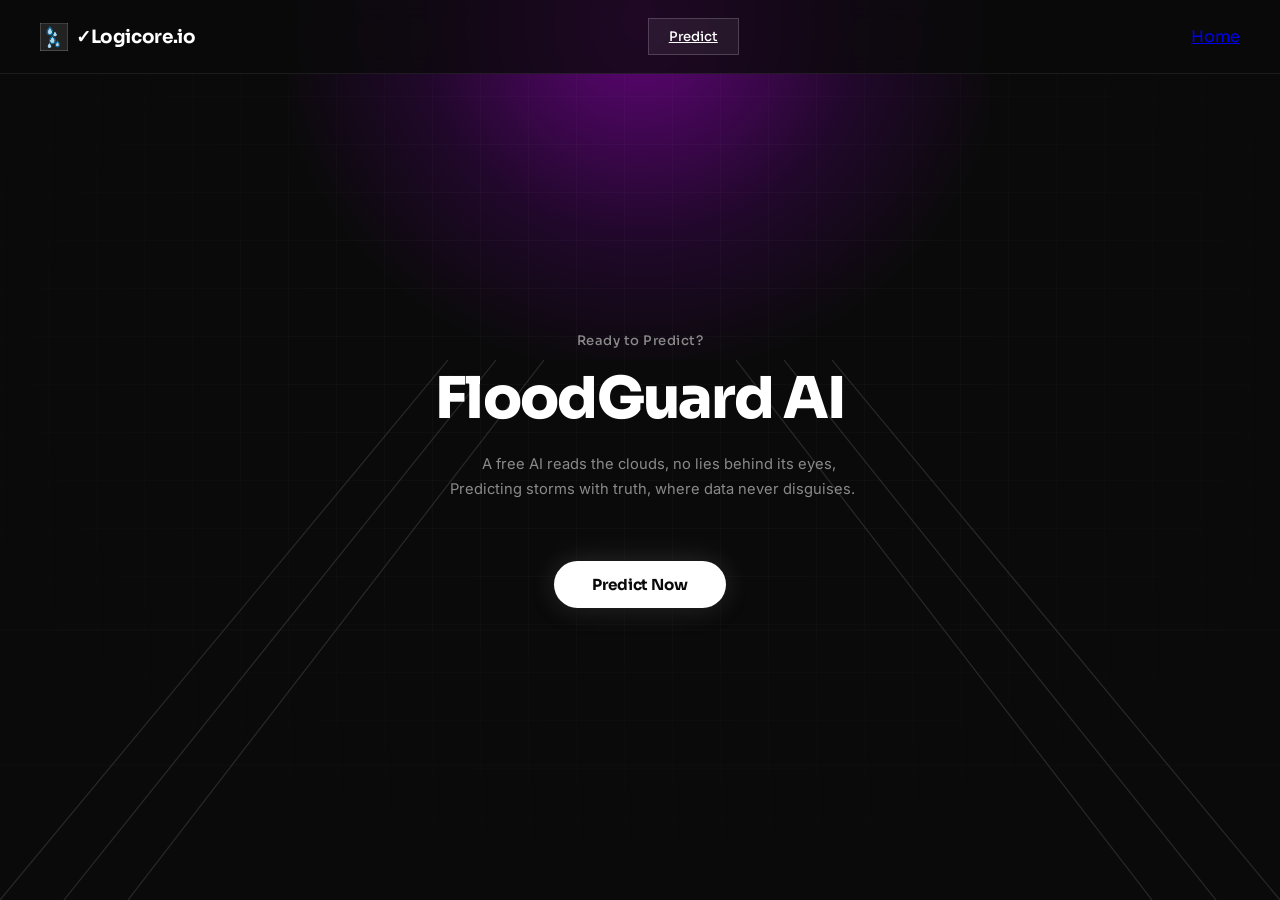
<file: index.html>
<!DOCTYPE html>
<html lang="en">
<head>
  <meta charset="UTF-8" />
  <meta name="viewport" content="width=device-width, initial-scale=1.0"/>
  <title>Voost.io</title>
  <link href="https://fonts.googleapis.com/css2?family=Sora:wght@400;600;700;800&family=Inter:wght@400;500&display=swap" rel="stylesheet"/>
  <link rel="stylesheet" href="style.css"/>
</head>
<body>
 
  <!-- ═══════════════════════════════════════════
       NAVBAR
  ═══════════════════════════════════════════ -->
  <nav>
    <div class="nav-logo">
      
      <img src="Capture.PNG" alt="Logo" /> 
      
      <span class="nav-logo-text">
        
        &#10003;Logicore.io
      </span>
    </div>
 
    <a href="index.html" id="Home" >
      
      Predict
    </a>
    <a href="index.html"  >
      
      Home
    </a>
  </nav>
 
  <!-- ═══════════════════════════════════════════
       HERO SECTION
  ═══════════════════════════════════════════ -->
  <section class="hero">
 
    <!-- Dot/grid texture overlay -->
    <div class="hero-grid"></div>
 
    <!-- Decorative diagonal lines -->
    <div class="hero-lines">
      <svg viewBox="0 0 800 400" preserveAspectRatio="none" xmlns="http://www.w3.org/2000/svg">
        <!-- Left diagonal lines -->
        <line x1="0"   y1="400" x2="280" y2="0"   stroke="white" stroke-width="0.8"/>
        <line x1="40"  y1="400" x2="310" y2="0"   stroke="white" stroke-width="0.8"/>
        <line x1="80"  y1="400" x2="340" y2="0"   stroke="white" stroke-width="0.8"/>
        <!-- Right diagonal lines -->
        <line x1="800" y1="400" x2="520" y2="0"   stroke="white" stroke-width="0.8"/>
        <line x1="760" y1="400" x2="490" y2="0"   stroke="white" stroke-width="0.8"/>
        <line x1="720" y1="400" x2="460" y2="0"   stroke="white" stroke-width="0.8"/>
        <!-- Horizontal subtle lines -->
        <line x1="0"   y1="200" x2="800" y2="200" stroke="white" stroke-width="0.4" opacity="0.4"/>
        <line x1="0"   y1="300" x2="800" y2="300" stroke="white" stroke-width="0.4" opacity="0.3"/>
      </svg>
    </div>
 
    <div class="hero-content">
 
      <!-- EYEBROW TEXT: "Ready to Scale?" -->
      <p class="hero-eyebrow">Ready to Predict?</p>
 
      <!-- HEADLINE TEXT: "The fastest way to see your growth blind spots" -->
      <h1 class="hero-headline">
        FloodGuard AI<br>
        
      </h1>
 
      <!-- SUBTEXT: "Free audit that shows you who to target, how to position and the next 3 moves to grow revenue." -->
      <pre class="hero-sub">
        A free AI reads the clouds, no lies behind its eyes,
Predicting storms with truth, where data never disguises.
      </pre>
 
      <!-- CTA BUTTON TEXT: "Start Now" -->
      <button class="btn-cta">Predict Now</button>
 
    </div>
  </section>
</body>
</html>
</file>
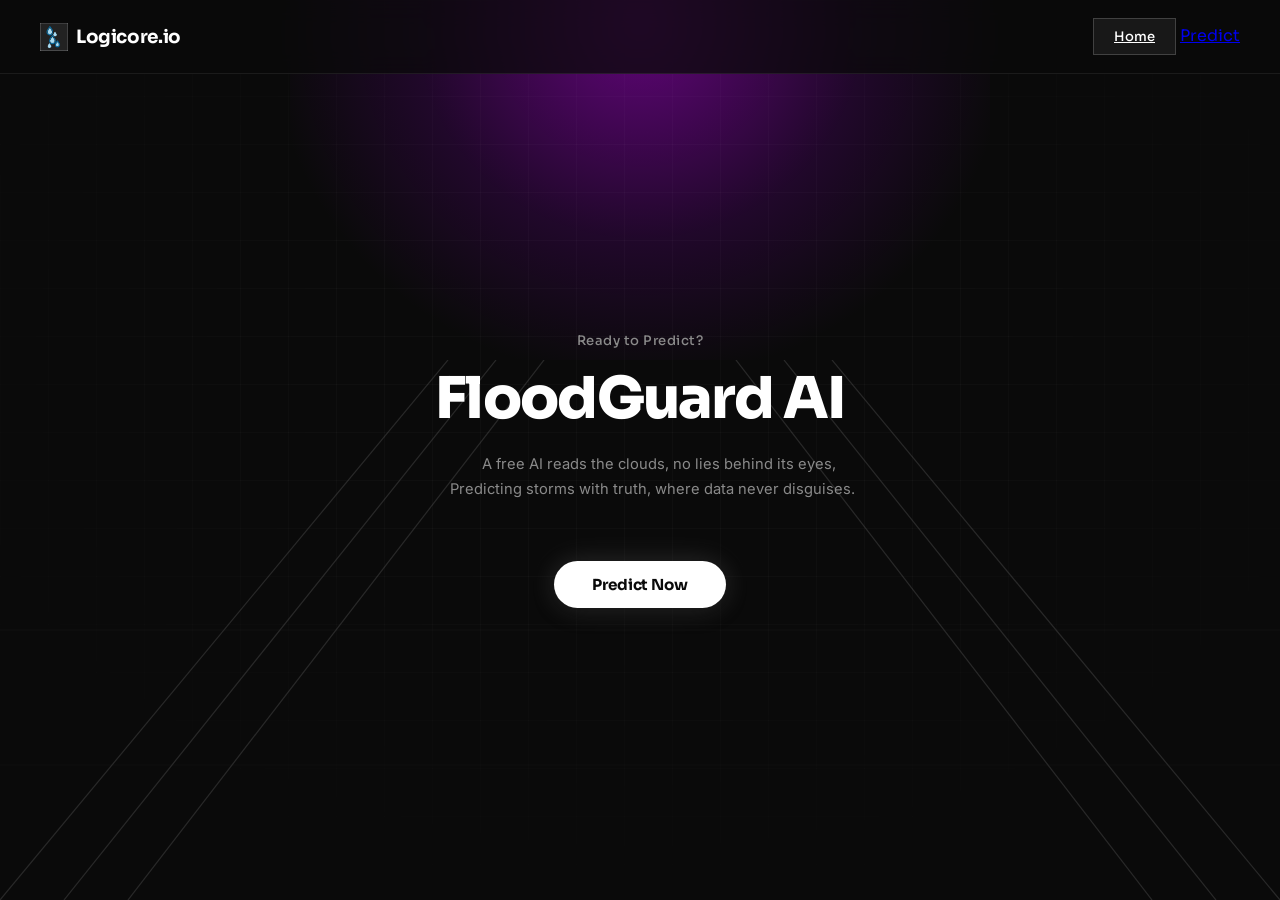
<file: Home.html>
<!DOCTYPE html>
<html lang="en">
<head>
  <meta charset="UTF-8" />
  <meta name="viewport" content="width=device-width, initial-scale=1.0"/>
  <title>Logicore</title>
  <link href="https://fonts.googleapis.com/css2?family=Sora:wght@400;600;700;800&family=Inter:wght@400;500&display=swap" rel="stylesheet"/>
  <link rel="stylesheet" href="Home.css"/>
</head>
<body>
 
  <!-- ═══════════════════════════════════════════
       NAVBAR
  ═══════════════════════════════════════════ -->
  <nav>
  <div class="nav-logo">
    <img src="Capture.PNG" alt="Logo" />
    <span class="nav-logo-text">Logicore.io</span>
  </div>

  <div class="nav-links">
    <a href="Home.html" id="Home">Home</a>
    <a href="Predict.html" id="Predict">Predict</a>
  </div>
</nav>
 
  <!-- ═══════════════════════════════════════════
       HERO SECTION
  ═══════════════════════════════════════════ -->
  <section class="hero">
 
    <!-- Dot/grid texture overlay -->
    <div class="hero-grid"></div>
 
    <!-- Decorative diagonal lines -->
    <div class="hero-lines">
      <svg viewBox="0 0 800 400" preserveAspectRatio="none" xmlns="http://www.w3.org/2000/svg">
        <!-- Left diagonal lines -->
        <line x1="0"   y1="400" x2="280" y2="0"   stroke="white" stroke-width="0.8"/>
        <line x1="40"  y1="400" x2="310" y2="0"   stroke="white" stroke-width="0.8"/>
        <line x1="80"  y1="400" x2="340" y2="0"   stroke="white" stroke-width="0.8"/>
        <!-- Right diagonal lines -->
        <line x1="800" y1="400" x2="520" y2="0"   stroke="white" stroke-width="0.8"/>
        <line x1="760" y1="400" x2="490" y2="0"   stroke="white" stroke-width="0.8"/>
        <line x1="720" y1="400" x2="460" y2="0"   stroke="white" stroke-width="0.8"/>
        <!-- Horizontal subtle lines -->
        <line x1="0"   y1="200" x2="800" y2="200" stroke="white" stroke-width="0.4" opacity="0.4"/>
        <line x1="0"   y1="300" x2="800" y2="300" stroke="white" stroke-width="0.4" opacity="0.3"/>
      </svg>
    </div>
 
    <div class="hero-content">
 
      <!-- EYEBROW TEXT: "Ready to Scale?" -->
      <p class="hero-eyebrow">Ready to Predict?</p>
 
      <!-- HEADLINE TEXT: "The fastest way to see your growth blind spots" -->
      <h1 class="hero-headline">
        FloodGuard AI<br>
        
      </h1>
 
      <!-- SUBTEXT: "Free audit that shows you who to target, how to position and the next 3 moves to grow revenue." -->
      <pre class="hero-sub">
        A free AI reads the clouds, no lies behind its eyes,
Predicting storms with truth, where data never disguises.
      </pre>
 
      <!-- CTA BUTTON TEXT: "Start Now" -->
      <a href="Predict.html"><button class="btn-cta">Predict Now</button></a>
      
 
    </div>
  </section>
</body>
</html>
</file>
<file: style.css>
/* =====================================================
   style.css — Voost.io Landing Page
   =====================================================
   SECTIONS:
   1. Reset & CSS Variables
   2. Base / Body
   3. Navbar
   4. Hero Section
   5. Hero Decorations (grid, glow, lines)
   6. Hero Content (eyebrow, headline, sub, CTA)
   7. Cards Section
   8. Card — Time Stat (60 seconds)
   9. Card — Boost Revenue
   10. Network Diagram
   11. Animations
   12. Responsive
===================================================== */


/* ─────────────────────────────────────────────────────
   1. RESET & CSS VARIABLES
───────────────────────────────────────────────────── */
*, *::before, *::after {
  box-sizing: border-box;
  margin: 0;
  padding: 0;
}

:root {
  --bg:         #0a0a0a;
  --card-bg:    #111111;
  --card-bg2:   #131313;
  --border:     rgba(255, 255, 255, 0.07);
  --accent:     #d946ef;
  --accent2:    #a21caf;
  --text-main:  #ffffff;
  --text-muted: #8a8a8a;
  --glow:       rgba(217, 70, 239, 0.55);
}


/* ─────────────────────────────────────────────────────
   2. BASE / BODY
───────────────────────────────────────────────────── */
html, body {
  background: var(--bg);
  color: var(--text-main);
  font-family: 'Sora', sans-serif;
  min-height: 100vh;
  overflow-x: hidden;
}


/* ─────────────────────────────────────────────────────
   3. NAVBAR
───────────────────────────────────────────────────── */
nav {
  position: fixed;
  top: 0;
  left: 0;
  right: 0;
  z-index: 100;
  display: flex;
  align-items: center;
  justify-content: space-between;
  padding: 18px 40px;
  background: rgba(10, 10, 10, 0.75);
  backdrop-filter: blur(12px);
  border-bottom: 1px solid var(--border);
}

/* LOGO — replace img src with your own logo file */
.nav-logo {
  display: flex;
  align-items: center;
  gap: 8px;
 
}

.nav-logo img {
  height: 28px;
}

/* Text fallback if no logo image is used */
.nav-logo-text {
  font-size: 1.15rem;
  font-weight: 700;
  letter-spacing: -0.02em;
  color: var(--text-main);
}


#Home {
  display: inline-flex;
  align-items: center;
  gap: 7px;
  padding: 9px 20px;
  
  border: 1px solid rgba(255, 255, 255, 0.18);
  background: rgba(255, 255, 255, 0.06);
  color: var(--text-main);
  font-family: 'Sora', sans-serif;
  font-size: 0.82rem;
  font-weight: 500;
  cursor: pointer;
  transition: background 0.2s, border-color 0.2s;
}

.btn-book:hover {
  background: rgba(255, 255, 255, 0.12);
  border-color: rgba(255, 255, 255, 0.3);
}

.btn-book svg {
  opacity: 0.75;
}


/* ─────────────────────────────────────────────────────
   4. HERO SECTION
───────────────────────────────────────────────────── */
.hero {
  position: relative;
  min-height: 100vh;
  display: flex;
  flex-direction: column;
  align-items: center;
  justify-content: center;
  text-align: center;
  padding: 120px 24px 80px;
  overflow: hidden;
}


/* ─────────────────────────────────────────────────────
   5. HERO DECORATIONS (glow, grid, diagonal lines)
───────────────────────────────────────────────────── */

/* Purple radial glow at top-center */
.hero::before {
  content: '';
  position: absolute;
  top: -60px;
  left: 50%;
  transform: translateX(-50%);
  width: 700px;
  height: 420px;
  background: radial-gradient(
    ellipse at 50% 20%,
    rgba(168, 0, 212, 0.55) 0%,
    rgba(100, 0, 140, 0.25) 45%,
    transparent 75%
  );
  pointer-events: none;
  z-index: 0;
}

/* Subtle dot/grid texture overlay */
.hero-grid {
  position: absolute;
  inset: 0;
  background-image:
    linear-gradient(rgba(255, 255, 255, 0.025) 1px, transparent 1px),
    linear-gradient(90deg, rgba(255, 255, 255, 0.025) 1px, transparent 1px);
  background-size: 48px 48px;
  mask-image: radial-gradient(ellipse 80% 80% at 50% 40%, black 30%, transparent 80%);
  pointer-events: none;
  z-index: 0;
}

/* Diagonal decorative lines container */
.hero-lines {
  position: absolute;
  inset: 0;
  pointer-events: none;
  z-index: 0;
  overflow: hidden;
}

.hero-lines svg {
  position: absolute;
  bottom: 0;
  left: 0;
  width: 100%;
  height: 60%;
  opacity: 0.12;
}


/* ─────────────────────────────────────────────────────
   6. HERO CONTENT
───────────────────────────────────────────────────── */
.hero-content {
  position: relative;
  z-index: 1;
  max-width: 680px;
}

/* TEXT: "Ready to Scale?" */
.hero-eyebrow {
  font-size: 0.82rem;
  font-weight: 500;
  color: var(--text-muted);
  letter-spacing: 0.04em;
  margin-bottom: 18px;
}

/* TEXT: "The fastest way to see your growth blind spots" */
.hero-headline {
  font-size: clamp(2.2rem, 5vw, 3.6rem);
  font-weight: 800;
  line-height: 1.1;
  letter-spacing: -0.03em;
  color: var(--text-main);
  margin-bottom: 22px;
}

/* Pink accent word — TEXT: "growth" */
.hero-headline .accent {
  color: var(--accent);
}

/* TEXT: "Free audit that shows you who to target..." */
.hero-sub {
  font-size: 0.92rem;
  font-weight: 400;
  color: var(--text-muted);
  line-height: 1.65;
  max-width: 380px;
  margin: 0 auto 36px;
  font-family: 'Inter', sans-serif;
}

/* CTA button — TEXT: "Start Now" */
.btn-cta {
  display: inline-block;
  padding: 14px 38px;
  border-radius: 999px;
  background: #ffffff;
  color: #0a0a0a;
  font-family: 'Sora', sans-serif;
  font-size: 0.95rem;
  font-weight: 700;
  letter-spacing: -0.01em;
  cursor: pointer;
  border: none;
  box-shadow:
    0 0 30px rgba(255, 255, 255, 0.15),
    0 4px 20px rgba(0, 0, 0, 0.4);
  transition: transform 0.18s, box-shadow 0.18s;
}

.btn-cta:hover {
  transform: translateY(-2px);
  box-shadow:
    0 0 45px rgba(255, 255, 255, 0.22),
    0 8px 28px rgba(0, 0, 0, 0.5);
}


/* ─────────────────────────────────────────────────────
   7. CARDS SECTION
───────────────────────────────────────────────────── */
.cards-section {
  display: grid;
  grid-template-columns: 1fr 1fr;
  gap: 16px;
  max-width: 860px;
  margin: 0 auto;
  padding: 0 24px 80px;
}

/* Shared card base */
.card {
  background: var(--card-bg);
  border: 1px solid var(--border);
  border-radius: 18px;
  padding: 36px 32px;
  overflow: hidden;
  position: relative;
}


/* ─────────────────────────────────────────────────────
   8. CARD — TIME STAT ("60 seconds")
───────────────────────────────────────────────────── */
.card-time {
  display: flex;
  flex-direction: column;
  align-items: flex-start;
  gap: 16px;
}

/* TEXT: "60 seconds" */
.card-time .stat {
  font-size: 2.6rem;
  font-weight: 700;
  letter-spacing: -0.04em;
  color: var(--text-main);
}

/* TEXT: "to walk away with 3 growth plays you can act on today" */
.card-time .stat-sub {
  font-size: 0.85rem;
  color: var(--text-muted);
  font-family: 'Inter', sans-serif;
  line-height: 1.55;
  border-top: 1px solid var(--border);
  padding-top: 14px;
  width: 100%;
}

/* Dashed bracket decoration at bottom of card */
.bracket {
  position: absolute;
  bottom: 32px;
  left: 32px;
  right: 32px;
  height: 32px;
  border: 1px dashed rgba(255, 255, 255, 0.12);
  border-top: none;
  border-radius: 0 0 8px 8px;
  pointer-events: none;
}


/* ─────────────────────────────────────────────────────
   9. CARD — BOOST REVENUE
───────────────────────────────────────────────────── */
.card-boost {
  display: flex;
  flex-direction: column;
  gap: 10px;
}

/* TEXT: "Boost revenue without extra spend" */
.card-boost .card-title {
  font-size: 1rem;
  font-weight: 700;
  color: var(--text-main);
  letter-spacing: -0.01em;
}

/* TEXT: "Gaps you can close without extra headcount" */
.card-boost .card-desc {
  font-size: 0.82rem;
  color: var(--text-muted);
  font-family: 'Inter', sans-serif;
  line-height: 1.5;
  margin-bottom: 8px;
}


/* ─────────────────────────────────────────────────────
   10. NETWORK DIAGRAM (inside card-boost)
───────────────────────────────────────────────────── */
.network {
  position: relative;
  height: 90px;
  margin-top: 8px;
}

/* Shared node style */
.node {
  position: absolute;
  border-radius: 999px;
  background: #1d1d1d;
  border: 1px solid var(--border);
  display: flex;
  align-items: center;
  justify-content: center;
}

/* Icon circle nodes */
.node-icon {
  width: 38px;
  height: 38px;
}

.node-icon svg {
  opacity: 0.6;
}

/* TEXT: "Boost revenue" pill node */
.node-pill {
  padding: 8px 16px;
  font-size: 0.78rem;
  font-weight: 600;
  color: var(--text-main);
  background: #222;
  border: 1px solid rgba(255, 255, 255, 0.12);
  white-space: nowrap;
}

/* Connector lines between nodes */
.connector {
  position: absolute;
  background: rgba(255, 255, 255, 0.1);
  height: 1px;
  transform-origin: left center;
}

/* Node positions */
.n1    { top: 8px;    left: 20px; }
.n2    { top: 48px;   left: 0px;  }
.n3    { bottom: 4px; left: 36px; }
.npill { top: 26px;   left: 120px; }

/* Connector positions & angles */
.c1 { top: 27px; left: 58px; width: 68px; transform: rotate(-14deg); }
.c2 { top: 67px; left: 38px; width: 88px; transform: rotate(-28deg); }
.c3 { top: 80px; left: 74px; width: 50px; transform: rotate(-48deg); }


/* ─────────────────────────────────────────────────────
   11. ANIMATIONS
───────────────────────────────────────────────────── */
@keyframes fadeUp {
  from {
    opacity: 0;
    transform: translateY(28px);
  }
  to {
    opacity: 1;
    transform: translateY(0);
  }
}

.hero-eyebrow  { animation: fadeUp 0.6s ease both; animation-delay: 0.10s; }
.hero-headline { animation: fadeUp 0.6s ease both; animation-delay: 0.22s; }
.hero-sub      { animation: fadeUp 0.6s ease both; animation-delay: 0.34s; }
.btn-cta       { animation: fadeUp 0.6s ease both; animation-delay: 0.46s; }
.cards-section { animation: fadeUp 0.7s ease both; animation-delay: 0.60s; }


/* ─────────────────────────────────────────────────────
   12. RESPONSIVE
───────────────────────────────────────────────────── */
@media (max-width: 620px) {
  nav {
    padding: 14px 20px;
  }

  .cards-section {
    grid-template-columns: 1fr;
  }

  .hero {
    padding-top: 100px;
  }
}

/* Footer spacer */
footer {
  height: 40px;
}
</file>
<file: Home.css>
/* =====================================================
   style.css — Voost.io Landing Page
   =====================================================
   SECTIONS:
   1. Reset & CSS Variables
   2. Base / Body
   3. Navbar
   4. Hero Section
   5. Hero Decorations (grid, glow, lines)
   6. Hero Content (eyebrow, headline, sub, CTA)
   7. Cards Section
   8. Card — Time Stat (60 seconds)
   9. Card — Boost Revenue
   10. Network Diagram
   11. Animations
   12. Responsive
===================================================== */


/* ─────────────────────────────────────────────────────
   1. RESET & CSS VARIABLES
───────────────────────────────────────────────────── */
*, *::before, *::after {
  box-sizing: border-box;
  margin: 0;
  padding: 0;
}

:root {
  --bg:         #0a0a0a;
  --card-bg:    #111111;
  --card-bg2:   #131313;
  --border:     rgba(255, 255, 255, 0.07);
  --accent:     #d946ef;
  --accent2:    #a21caf;
  --text-main:  #ffffff;
  --text-muted: #8a8a8a;
  --glow:       rgba(217, 70, 239, 0.55);
}


/* ─────────────────────────────────────────────────────
   2. BASE / BODY
───────────────────────────────────────────────────── */
html, body {
  background: var(--bg);
  color: var(--text-main);
  font-family: 'Sora', sans-serif;
  min-height: 100vh;
  overflow-x: hidden;
}


/* ─────────────────────────────────────────────────────
   3. NAVBAR
───────────────────────────────────────────────────── */
nav {
  position: fixed;
  top: 0;
  left: 0;
  right: 0;
  z-index: 100;
  display: flex;
  align-items: center;
  justify-content: space-between;
  padding: 18px 40px;
  background: rgba(10, 10, 10, 0.75);
  backdrop-filter: blur(12px);
  border-bottom: 1px solid var(--border);
}

/* LOGO — replace img src with your own logo file */
.nav-logo {
  display: flex;
  align-items: center;
  gap: 8px;
 
}

.nav-logo img {
  height: 28px;
}

/* Text fallback if no logo image is used */
.nav-logo-text {
  font-size: 1.15rem;
  font-weight: 700;
  letter-spacing: -0.02em;
  color: var(--text-main);
}


#Home {
  display: inline-flex;
  align-items: center;
  gap: 7px;
  padding: 9px 20px;
  
  border: 1px solid rgba(255, 255, 255, 0.18);
  background: rgba(255, 255, 255, 0.06);
  color: var(--text-main);
  font-family: 'Sora', sans-serif;
  font-size: 0.82rem;
  font-weight: 500;
  cursor: pointer;
  transition: background 0.2s, border-color 0.2s;
}

.btn-book:hover {
  background: rgba(255, 255, 255, 0.12);
  border-color: rgba(255, 255, 255, 0.3);
}

.btn-book svg {
  opacity: 0.75;
}


/* ─────────────────────────────────────────────────────
   4. HERO SECTION
───────────────────────────────────────────────────── */
.hero {
  position: relative;
  min-height: 100vh;
  display: flex;
  flex-direction: column;
  align-items: center;
  justify-content: center;
  text-align: center;
  padding: 120px 24px 80px;
  overflow: hidden;
}


/* ─────────────────────────────────────────────────────
   5. HERO DECORATIONS (glow, grid, diagonal lines)
───────────────────────────────────────────────────── */

/* Purple radial glow at top-center */
.hero::before {
  content: '';
  position: absolute;
  top: -60px;
  left: 50%;
  transform: translateX(-50%);
  width: 700px;
  height: 420px;
  background: radial-gradient(
    ellipse at 50% 20%,
    rgba(168, 0, 212, 0.55) 0%,
    rgba(100, 0, 140, 0.25) 45%,
    transparent 75%
  );
  pointer-events: none;
  z-index: 0;
}

/* Subtle dot/grid texture overlay */
.hero-grid {
  position: absolute;
  inset: 0;
  background-image:
    linear-gradient(rgba(255, 255, 255, 0.025) 1px, transparent 1px),
    linear-gradient(90deg, rgba(255, 255, 255, 0.025) 1px, transparent 1px);
  background-size: 48px 48px;
  mask-image: radial-gradient(ellipse 80% 80% at 50% 40%, black 30%, transparent 80%);
  pointer-events: none;
  z-index: 0;
}

/* Diagonal decorative lines container */
.hero-lines {
  position: absolute;
  inset: 0;
  pointer-events: none;
  z-index: 0;
  overflow: hidden;
}

.hero-lines svg {
  position: absolute;
  bottom: 0;
  left: 0;
  width: 100%;
  height: 60%;
  opacity: 0.12;
}


/* ─────────────────────────────────────────────────────
   6. HERO CONTENT
───────────────────────────────────────────────────── */
.hero-content {
  position: relative;
  z-index: 1;
  max-width: 680px;
}

/* TEXT: "Ready to Scale?" */
.hero-eyebrow {
  font-size: 0.82rem;
  font-weight: 500;
  color: var(--text-muted);
  letter-spacing: 0.04em;
  margin-bottom: 18px;
}

/* TEXT: "The fastest way to see your growth blind spots" */
.hero-headline {
  font-size: clamp(2.2rem, 5vw, 3.6rem);
  font-weight: 800;
  line-height: 1.1;
  letter-spacing: -0.03em;
  color: var(--text-main);
  margin-bottom: 22px;
}

/* Pink accent word — TEXT: "growth" */
.hero-headline .accent {
  color: var(--accent);
}

/* TEXT: "Free audit that shows you who to target..." */
.hero-sub {
  font-size: 0.92rem;
  font-weight: 400;
  color: var(--text-muted);
  line-height: 1.65;
  max-width: 380px;
  margin: 0 auto 36px;
  font-family: 'Inter', sans-serif;
}

/* CTA button — TEXT: "Start Now" */
.btn-cta {
  display: inline-block;
  padding: 14px 38px;
  border-radius: 999px;
  background: #ffffff;
  color: #0a0a0a;
  font-family: 'Sora', sans-serif;
  font-size: 0.95rem;
  font-weight: 700;
  letter-spacing: -0.01em;
  cursor: pointer;
  border: none;
  box-shadow:
    0 0 30px rgba(255, 255, 255, 0.15),
    0 4px 20px rgba(0, 0, 0, 0.4);
  transition: transform 0.18s, box-shadow 0.18s;
}

.btn-cta:hover {
  transform: translateY(-2px);
  box-shadow:
    0 0 45px rgba(255, 255, 255, 0.22),
    0 8px 28px rgba(0, 0, 0, 0.5);
}
</file>
